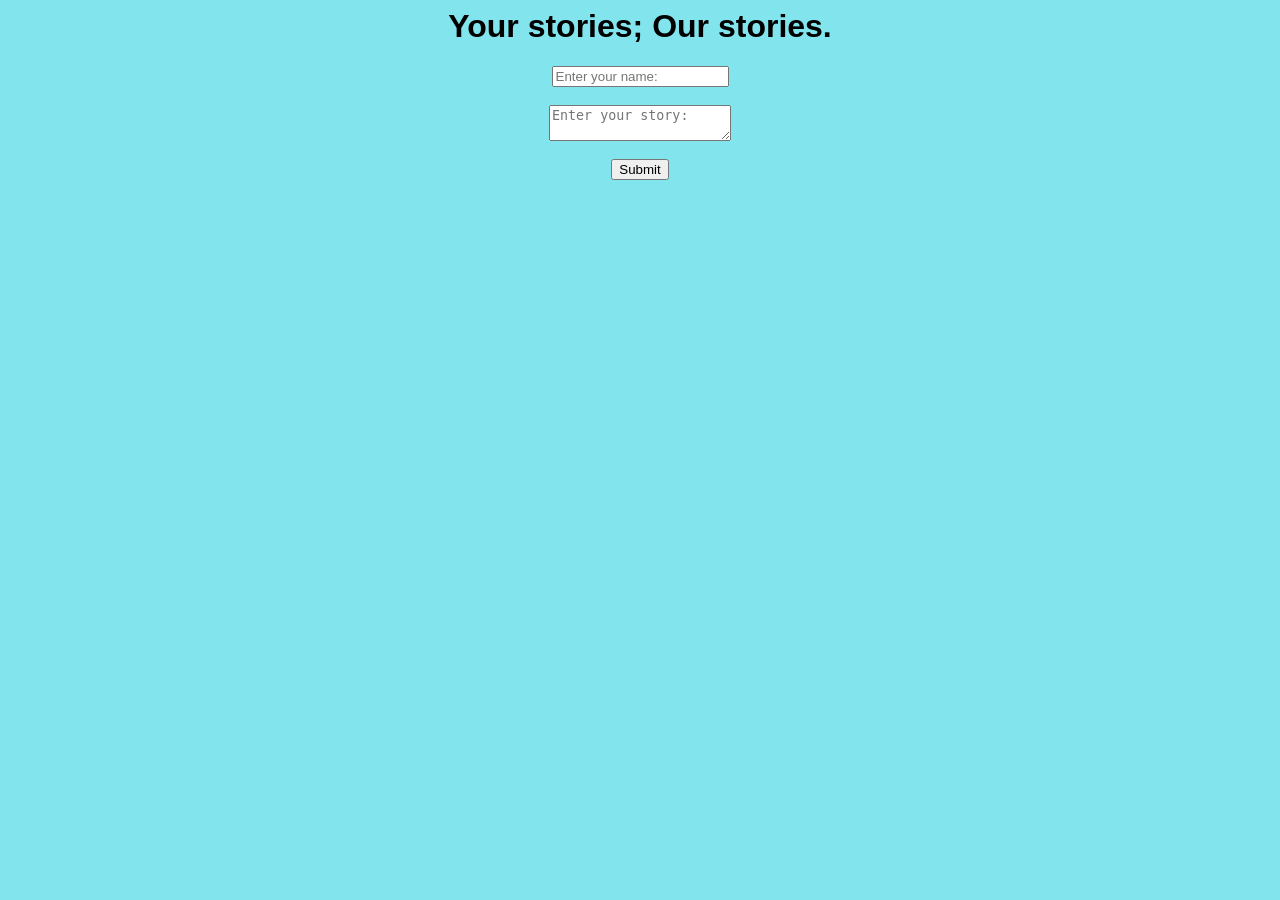
<file: form.html>
<html>
<head>
<title>Feedback Form</title>
<script src="https://code.jquery.com/jquery-3.6.0.min.js"></script>
</head>
<style>
    body{
        text-align: center;
        font-family: Arial, Helvetica, sans-serif;
        background: #82e5ee;
    }

    #form{
    display: grid;
    grid-template-columns: repeat(auto-fit, minmax(280px, 1fr));
    gap: 20px;
    margin: 30px;
    }

    .info{
        background: white;
        padding: 20px;
        border-radius: 12px;
        box-shadow: 0 4px 10px rgba(0,0,0,0.2);
        text-align: left;
        transition: transform 0.3s;
    }
</style>
<body>

<h1>Your stories; Our stories.</h1>
<input type="text" class="name" placeholder="Enter your name:"><br><br>
<textarea class="feedback" placeholder="Enter your story:"></textarea>
<br><br>
<button id="submit">Submit</button>
    <div id="form">
        
    </div>
    

<script>
$(document).ready(function(){
$("#submit").click(function(){
var text=$(".feedback").val();
var name=$(".name").val();
if(text==""||name==""){
alert("Enter feedback");
}
else{
    $("#form").append(
            '<div class="info">' +
                '<p>' + text + '</p>' +
                '<h3>~' + name + '</h3>' +
            '</div>' 
    );

    $(".feedback").val("");
    $(".name").val("");
}
});
});
</script>
</body>
</html>
</file>
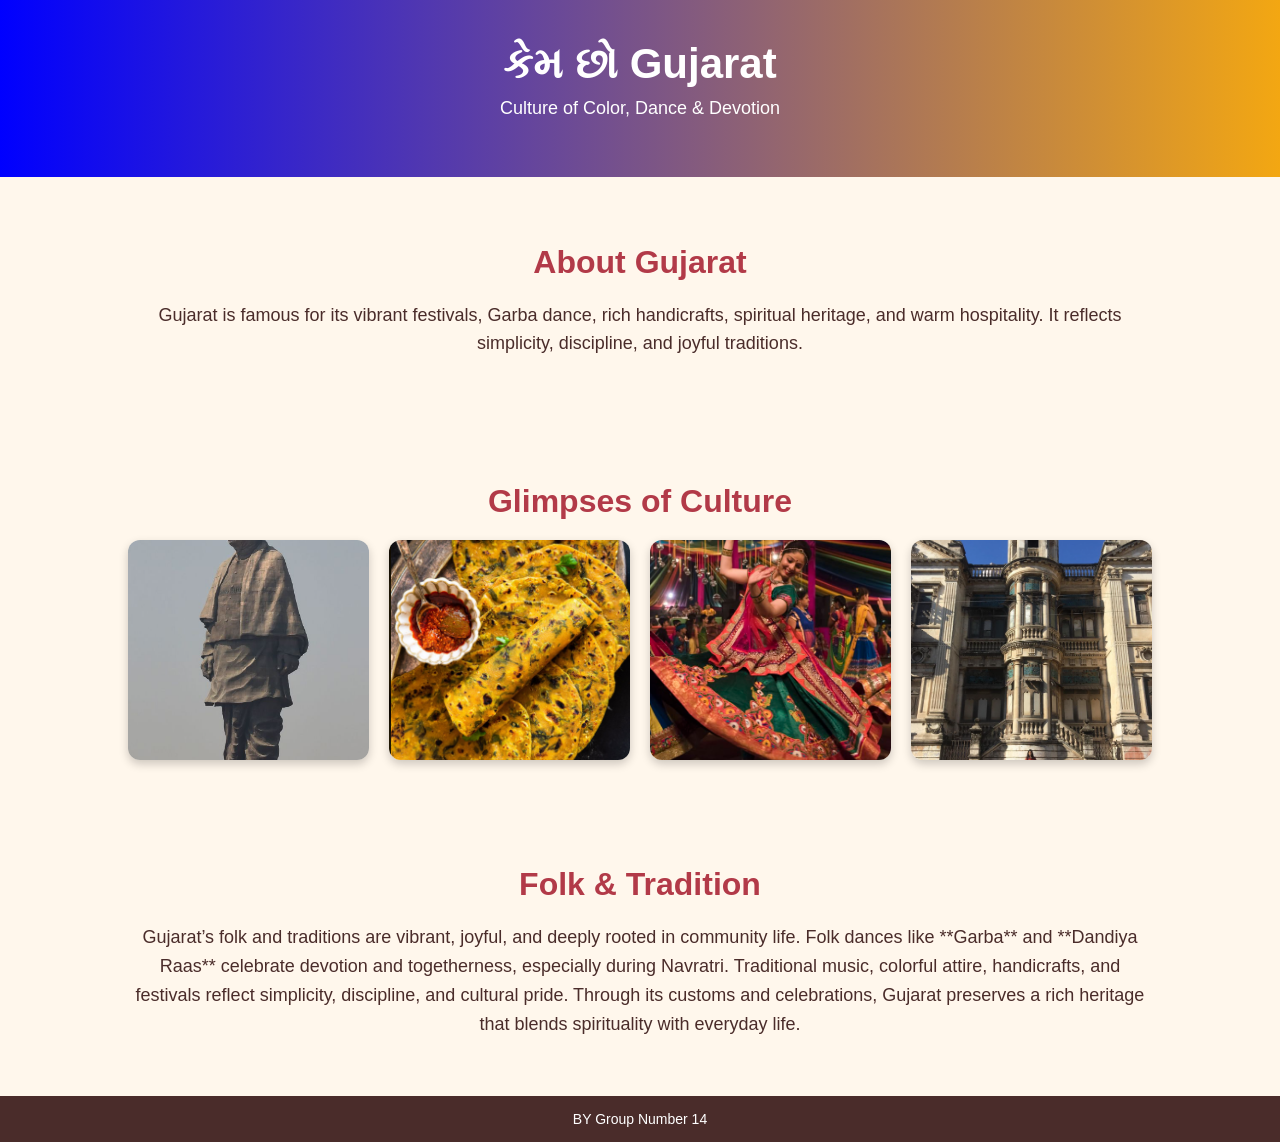
<file: gujaratculture.html>
<!DOCTYPE html>
<html lang="en">
<head>
    <meta charset="UTF-8">
    <title>Garvi Gujarat</title>
    <style>
        body {
            margin: 0;
            font-family: 'Segoe UI', sans-serif;
            background-color: #fff7ec;
            color: #4a2c2a;
        }

        header {
            background: linear-gradient(to right, blue, #f3a712);
            color: white;
            text-align: center;
            padding: 40px 20px;
        }

        header h1 {
            margin: 0;
            font-size: 42px;
        }

        header p {
            font-size: 18px;
            margin-top: 10px;
        }

        section {
            padding: 40px 10%;
            text-align: center;
        }

        section h2 {
            color: #b23a48;
            margin-bottom: 20px;
            font-size: 32px;
        }

        .gallery {
            display: grid;
            grid-template-columns: repeat(auto-fit, minmax(220px, 1fr));
            gap: 20px;
        }

        

        .gallery img {
    width: 100%;
    height: 220px;          /* FIXED HEIGHT */
    object-fit: cover;     /* CROPS IMAGE NEATLY */
    border-radius: 12px;
    box-shadow: 0 4px 10px rgba(0,0,0,0.2);
    transition: transform 0.3s;
}


        .gallery img:hover {
            transform: scale(1.05);
        }

        .content {
            font-size: 18px;
            line-height: 1.6;
            margin-top: 20px;
        }

        footer {
            background-color: #4a2c2a;
            color: white;
            text-align: center;
            padding: 15px;
            font-size: 14px;
        }
    </style>
</head>
<body>

<header>
    <h1>કેમ છો Gujarat</h1>
    <p>Culture of Color, Dance & Devotion</p>
</header>

<section>
    <h2>About Gujarat</h2>
    <p class="content">
         Gujarat is famous for its vibrant festivals, Garba dance,
        rich handicrafts, spiritual heritage, and warm hospitality.
        It reflects simplicity, discipline, and joyful traditions.
</section>

<section>
    <h2>Glimpses of Culture</h2>
    <div class="gallery">
        <img src="image/Screenshot 2026-01-05 211233.png" alt="Rajasthani Dance">
        <img src="image/Screenshot 2026-01-05 211136.png" alt="Hawa Mahal">
        <img src="image/Screenshot 2026-01-05 211025.png" alt="Camel Safari">
        <img src="image/Screenshot 2026-01-05 211056.png" alt="Rajasthani Food">
    </div>
</section>

<section>
    <h2>Folk & Tradition</h2>
    <p class="content">
        Gujarat’s folk and traditions are vibrant, joyful, and deeply rooted in community life. Folk dances like **Garba** and **Dandiya Raas** celebrate devotion and togetherness, especially during Navratri. Traditional music, colorful attire, handicrafts, and festivals reflect simplicity, discipline, and cultural pride. Through its customs and celebrations, Gujarat preserves a rich heritage that blends spirituality with everyday life.

    </p>
</section>

<footer>
BY Group Number 14 
  </footer>

</body>
</html>
</file>
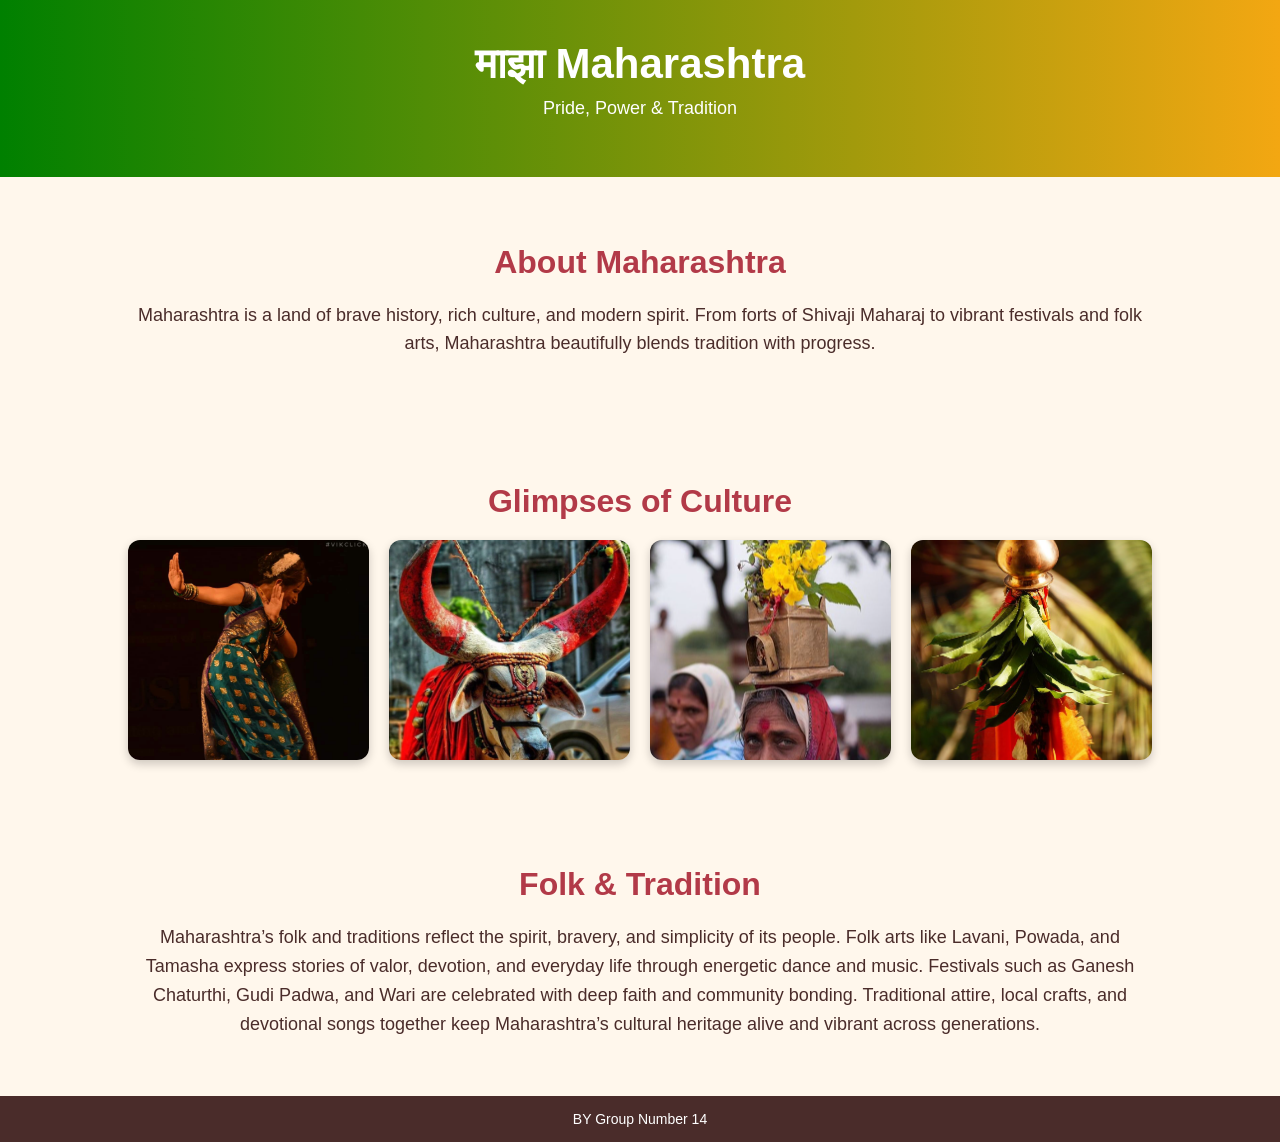
<file: maharashtraculture.html>
<!DOCTYPE html>
<html lang="en">
<head>
    <meta charset="UTF-8">
    <title>Majha Maharashtra</title>
    <style>
        body {
            margin: 0;
            font-family: 'Segoe UI', sans-serif;
            background-color: #fff7ec;
            color: #4a2c2a;
        }

        header {
            background: linear-gradient(to right, green, #f3a712);
            color: white;
            text-align: center;
            padding: 40px 20px;
        }

        header h1 {
            margin: 0;
            font-size: 42px;
        }

        header p {
            font-size: 18px;
            margin-top: 10px;
        }

        section {
            padding: 40px 10%;
            text-align: center;
        }

        section h2 {
            color: #b23a48;
            margin-bottom: 20px;
            font-size: 32px;
        }

        .gallery {
            display: grid;
            grid-template-columns: repeat(auto-fit, minmax(220px, 1fr));
            gap: 20px;
        }

        

        .gallery img {
    width: 100%;
    height: 220px;          /* FIXED HEIGHT */
    object-fit: cover;     /* CROPS IMAGE NEATLY */
    border-radius: 12px;
    box-shadow: 0 4px 10px rgba(0,0,0,0.2);
    transition: transform 0.3s;
}


        .gallery img:hover {
            transform: scale(1.05);
        }

        .content {
            font-size: 18px;
            line-height: 1.6;
            margin-top: 20px;
        }

        footer {
            background-color: #4a2c2a;
            color: white;
            text-align: center;
            padding: 15px;
            font-size: 14px;
        }
    </style>
</head>
<body>

<header>
    <h1>माझा Maharashtra</h1>
    <p>Pride, Power & Tradition</p>
</header>

<section>
    <h2>About Maharashtra</h2>
    <p class="content">
        Maharashtra is a land of brave history, rich culture, and modern spirit.
        From forts of Shivaji Maharaj to vibrant festivals and folk arts,
        Maharashtra beautifully blends tradition with progress.
    </p>
</section>

<section>
    <h2>Glimpses of Culture</h2>
    <div class="gallery">
        <img src="image/Screenshot 2026-01-05 210616.png" alt="Rajasthani Dance">
        <img src="image/Screenshot 2026-01-05 210701.png" alt="Hawa Mahal">
        <img src="image/Screenshot 2026-01-05 210536.png" alt="Camel Safari">
        <img src="image/Screenshot 2026-01-05 210442.png" alt="Rajasthani Food">
    </div>
</section>

<section>
    <h2>Folk & Tradition</h2>
    <p class="content">
        Maharashtra’s folk and traditions reflect the spirit, bravery, and simplicity of its people. Folk arts like Lavani, Powada, and Tamasha express stories of valor, devotion, and everyday life through energetic dance and music. Festivals such as Ganesh Chaturthi, Gudi Padwa, and Wari are celebrated with deep faith and community bonding. Traditional attire, local crafts, and devotional songs together keep Maharashtra’s cultural heritage alive and vibrant across generations.
    </p>
</section>

<footer>
BY Group Number 14 
  </footer>

</body>
</html>
</file>
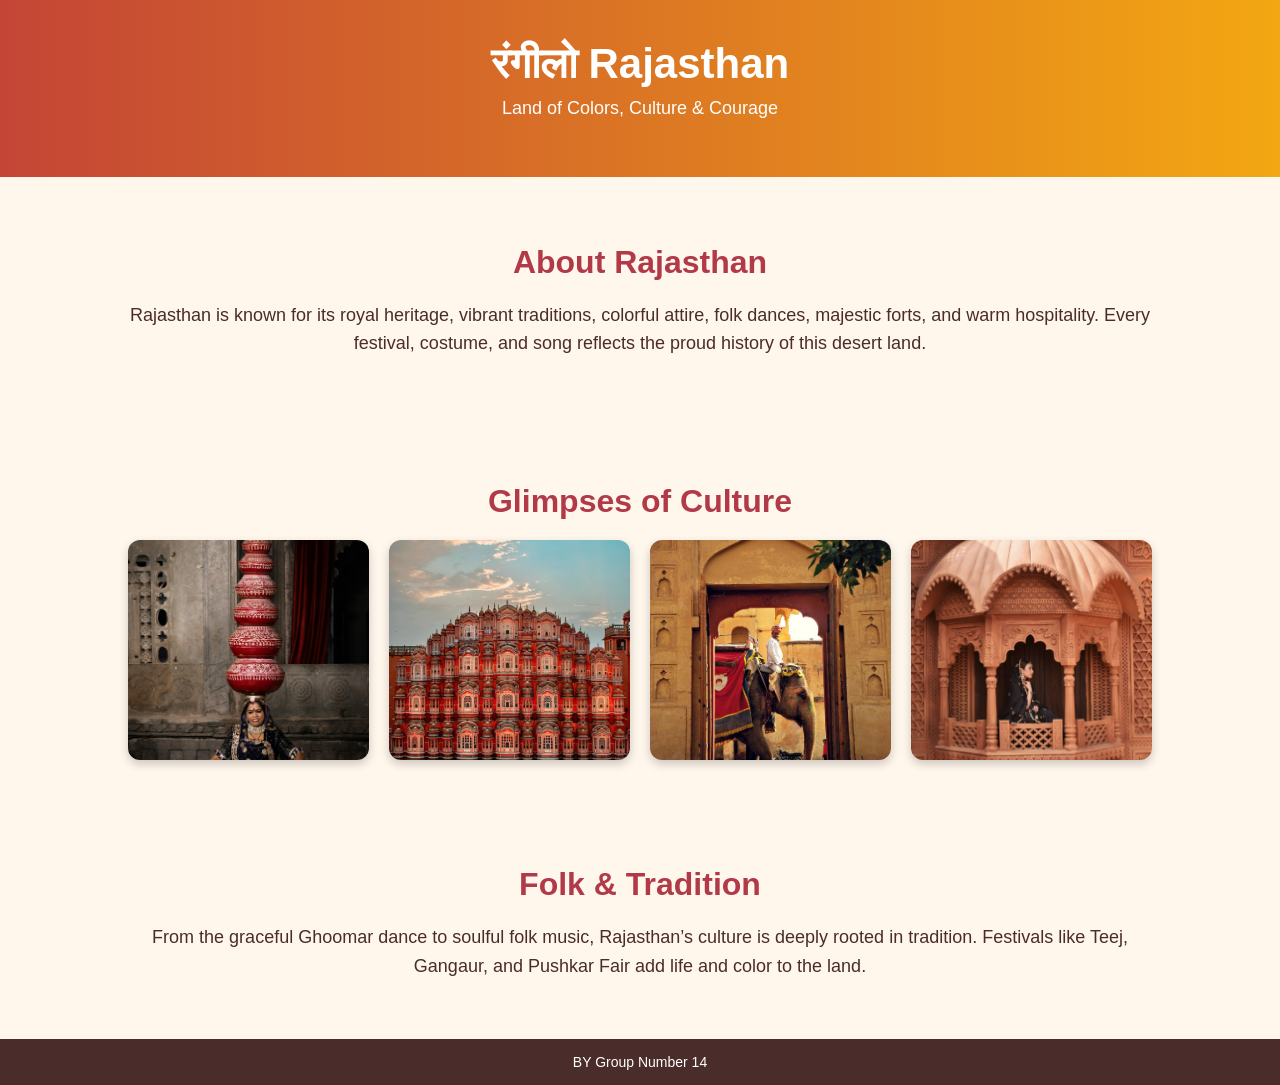
<file: rajasthanculture.html>
<!DOCTYPE html>
<html lang="en">
<head>
    <meta charset="UTF-8">
    <title>Rangilo Rajasthan</title>
    <style>
        body {
            margin: 0;
            font-family: 'Segoe UI', sans-serif;
            background-color: #fff7ec;
            color: #4a2c2a;
        }

        header {
            background: linear-gradient(to right, #c44536, #f3a712);
            color: white;
            text-align: center;
            padding: 40px 20px;
        }

        header h1 {
            margin: 0;
            font-size: 42px;
        }

        header p {
            font-size: 18px;
            margin-top: 10px;
        }

        section {
            padding: 40px 10%;
            text-align: center;
        }

        section h2 {
            color: #b23a48;
            margin-bottom: 20px;
            font-size: 32px;
        }

        .gallery {
            display: grid;
            grid-template-columns: repeat(auto-fit, minmax(220px, 1fr));
            gap: 20px;
        }

        

        .gallery img {
    width: 100%;
    height: 220px;          /* FIXED HEIGHT */
    object-fit: cover;     /* CROPS IMAGE NEATLY */
    border-radius: 12px;
    box-shadow: 0 4px 10px rgba(0,0,0,0.2);
    transition: transform 0.3s;
}


        .gallery img:hover {
            transform: scale(1.05);
        }

        .content {
            font-size: 18px;
            line-height: 1.6;
            margin-top: 20px;
        }

        footer {
            background-color: #4a2c2a;
            color: white;
            text-align: center;
            padding: 15px;
            font-size: 14px;
        }
    </style>
</head>
<body>

<header>
    <h1>रंगीलो Rajasthan</h1>
    <p>Land of Colors, Culture & Courage</p>
</header>

<section>
    <h2>About Rajasthan</h2>
    <p class="content">
        Rajasthan is known for its royal heritage, vibrant traditions, colorful attire,
        folk dances, majestic forts, and warm hospitality. Every festival, costume,
        and song reflects the proud history of this desert land.
    </p>
</section>

<section>
    <h2>Glimpses of Culture</h2>
    <div class="gallery">
        <img src="image/pexel 3.jpg" alt="Rajasthani Dance">
        <img src="image/Screenshot 2026-01-05 204429.png" alt="Hawa Mahal">
        <img src="image/Screenshot 2026-01-05 204610.png" alt="Camel Safari">
        <img src="image/Screenshot 2026-01-05 204741.png" alt="Rajasthani Food">
    </div>
</section>

<section>
    <h2>Folk & Tradition</h2>
    <p class="content">
        From the graceful Ghoomar dance to soulful folk music,
        Rajasthan’s culture is deeply rooted in tradition.
        Festivals like Teej, Gangaur, and Pushkar Fair add
        life and color to the land.
    </p>
</section>

<footer>
BY Group Number 14 
  </footer>

</body>
</html>
</file>
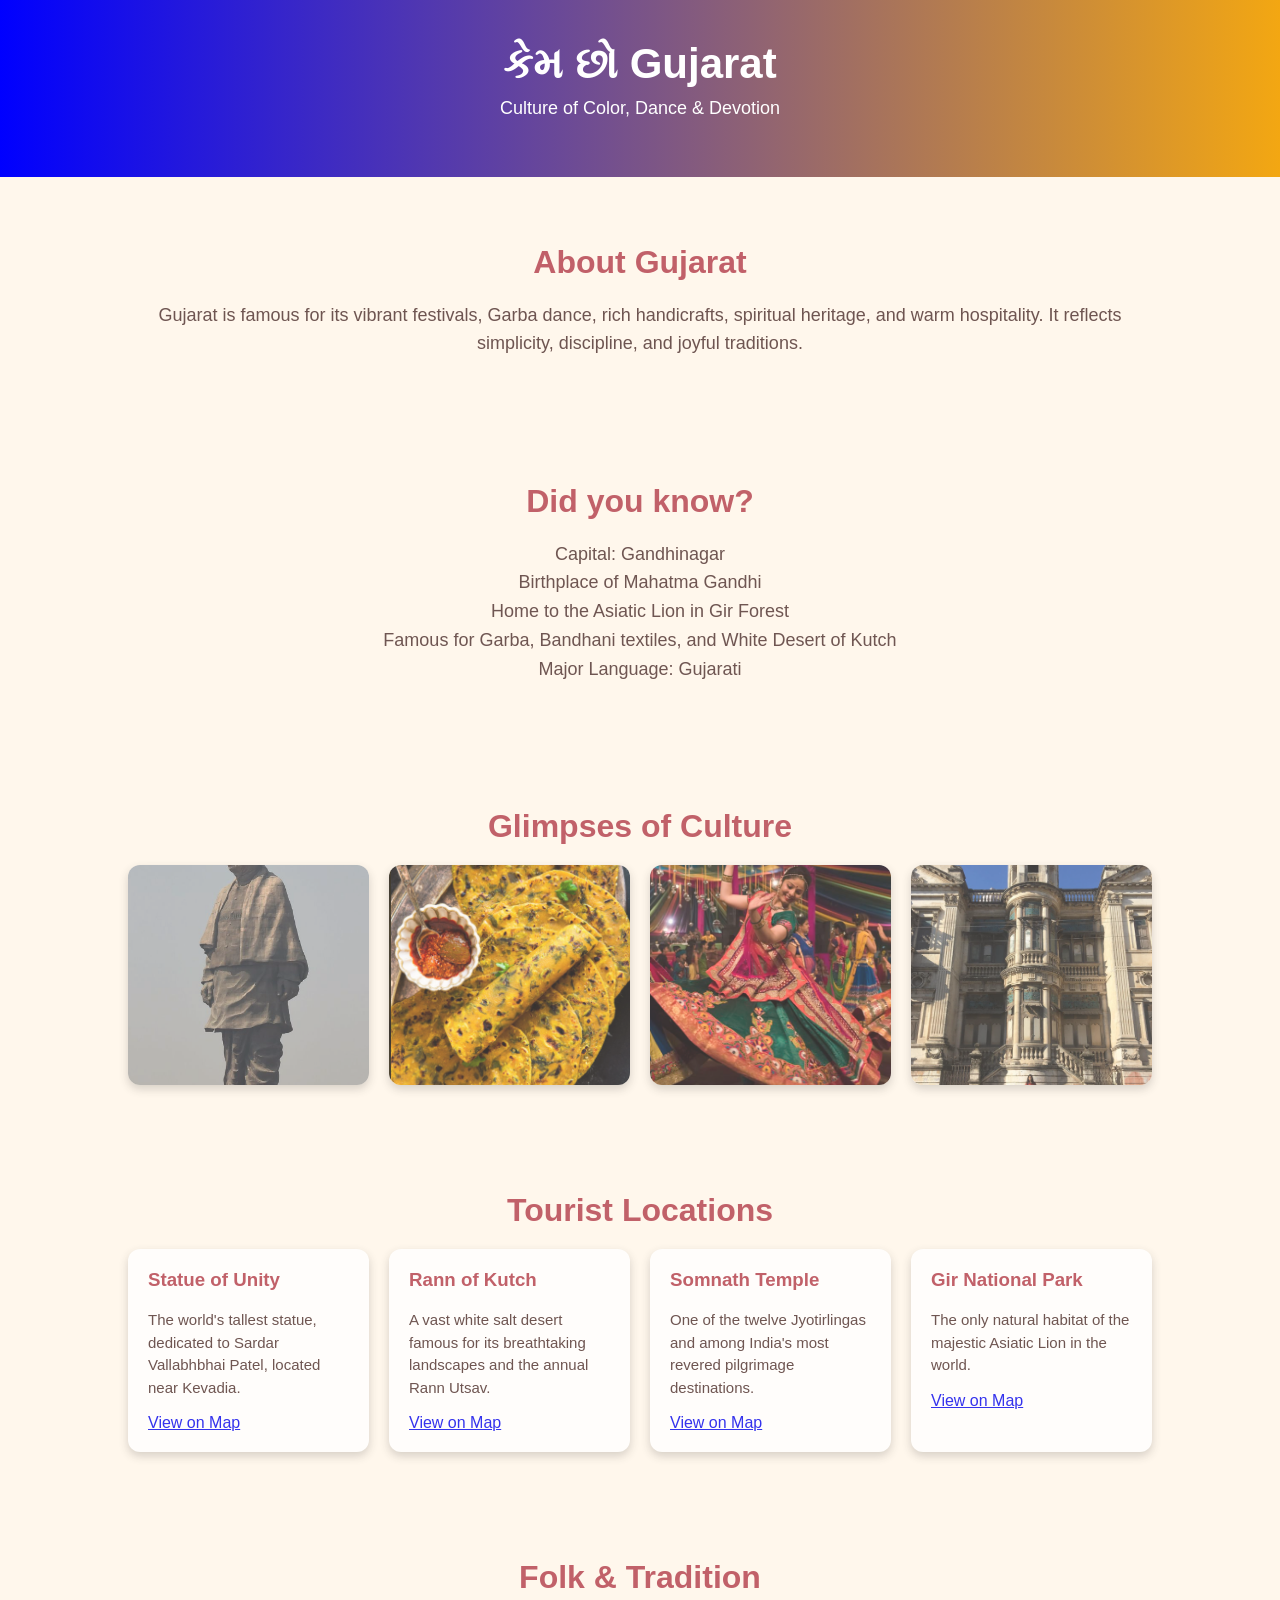
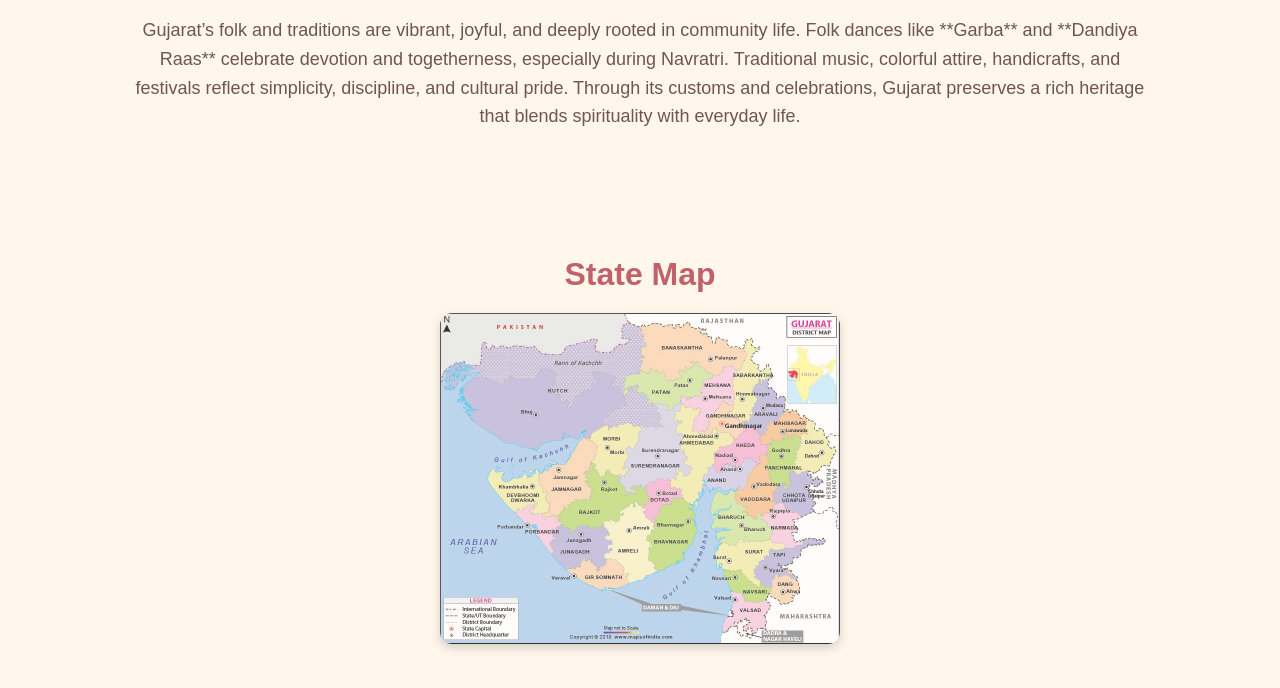
<file: pages/gujaratculture.html>
<!DOCTYPE html>
<html lang="en">
<head>
    <meta charset="UTF-8">
    <title>Garvi Gujarat</title>
    <style>
        body {
            margin: 0;
            font-family: 'Segoe UI', sans-serif;
            background-color: #fff7ec;
            color: #4a2c2a;
        }

        header {
            background: linear-gradient(to right, blue, #f3a712);
            color: white;
            text-align: center;
            padding: 40px 20px;
        }

        header h1 {
            margin: 0;
            font-size: 42px;
        }

        header p {
            font-size: 18px;
            margin-top: 10px;
        }

        section {
            padding: 40px 10%;
            text-align: center;
        }

        section h2 {
            color: #b23a48;
            margin-bottom: 20px;
            font-size: 32px;
        }

        .gallery {
            display: grid;
            grid-template-columns: repeat(auto-fit, minmax(220px, 1fr));
            gap: 20px;
        }

        

        .gallery img {
            width: 100%;
            height: 220px;          /* FIXED HEIGHT */
            object-fit: cover;     /* CROPS IMAGE NEATLY */
            border-radius: 12px;
            box-shadow: 0 4px 10px rgba(0,0,0,0.2);
            transition: transform 0.3s;
        }


        .gallery img:hover {
            transform: scale(1.05);
        }

        .content {
            font-size: 18px;
            line-height: 1.6;
            margin-top: 20px;
        }
        #map{
            border-radius: 12px;
            box-shadow: 0 4px 10px rgba(0,0,0,0.2);
        }
        #map:hover{
            transform: scale(1.05);
        }

        .place-card {
            background: white;
            padding: 20px;
            border-radius: 12px;
            box-shadow: 0 4px 10px rgba(0,0,0,0.2);
            transition: transform 0.3s;
            text-align: left;
            
        }

        .place-card:hover {
            transform: scale(1.05);
        }

        .place-card h3 {
            color: #b23a48;
            margin-top: 0;
        }

        .place-card p {
            font-size: 15px;
            line-height: 1.5;
        }
    </style>
    <script src="https://code.jquery.com/jquery-3.6.0.min.js"></script>
</head>
<body>

<header>
    <h1>કેમ છો Gujarat</h1>
    <p>Culture of Color, Dance & Devotion</p>
</header>

<section>
    <h2>About Gujarat</h2>
    <p class="content">
         Gujarat is famous for its vibrant festivals, Garba dance,
        rich handicrafts, spiritual heritage, and warm hospitality.
        It reflects simplicity, discipline, and joyful traditions.
</section>

<section>
    <h2>Did you know?</h2>
    <p class="content">
         Capital: Gandhinagar<br>
         Birthplace of Mahatma Gandhi<br>
         Home to the Asiatic Lion in Gir Forest<br>
         Famous for Garba, Bandhani textiles, and White Desert of Kutch<br>
         Major Language: Gujarati
    </p>
</section>

<section>
    <h2>Glimpses of Culture</h2>
    <div class="gallery">
        <img src="../assets/images/gujarat-dance.png" alt="Rajasthani Dance">
        <img src="../assets/images/gujarat-hawa-mahal.png" alt="Hawa Mahal">
        <img src="../assets/images/gujarat-camel-safari.png" alt="Camel Safari">
        <img src="../assets/images/gujarat-food.png" alt="Rajasthani Food">
    </div>
</section>

<section>
    <h2>Tourist Locations</h2>
    
    <div class="gallery">

    <div class="place-card">
        <h3>Statue of Unity</h3>
        <p>
            The world's tallest statue, dedicated to Sardar Vallabhbhai Patel,
            located near Kevadia.
        </p>
        <a href="https://maps.google.com/?q=Statue+of+Unity">View on Map</a>
    </div>

    <div class="place-card">
        <h3>Rann of Kutch</h3>
        <p>
            A vast white salt desert famous for its breathtaking landscapes
            and the annual Rann Utsav.
        </p>
        <a href="https://maps.google.com/?q=Rann+of+Kutch">View on Map</a>
    </div>

    <div class="place-card">
        <h3>Somnath Temple</h3>
        <p>
            One of the twelve Jyotirlingas and among India's most revered
            pilgrimage destinations.
        </p>
        <a href="https://maps.google.com/?q=Somnath+Temple">View on Map</a>
    </div>

    <div class="place-card">
        <h3>Gir National Park</h3>
        <p>
            The only natural habitat of the majestic Asiatic Lion in the world.
        </p>
        <a href="https://maps.google.com/?q=Gir+National+Park">View on Map</a>
    </div>

    </div>
</section>

<section>
    <h2>Folk & Tradition</h2>
    <p class="content">
        Gujarat’s folk and traditions are vibrant, joyful, and deeply rooted in community life. Folk dances like **Garba** and **Dandiya Raas** celebrate devotion and togetherness, especially during Navratri. Traditional music, colorful attire, handicrafts, and festivals reflect simplicity, discipline, and cultural pride. Through its customs and celebrations, Gujarat preserves a rich heritage that blends spirituality with everyday life.

    </p>
</section>

<section>
    <h2>State Map</h2>
    <img id="map" src="../assets/images/gujarat-statemap.jpg" alt="Gujarat Map" width="400">
</section>

<script>
$(document).ready(function(){
    $("section").hide().fadeIn(2000);
});
</script>  

</body>
</html>
</file>
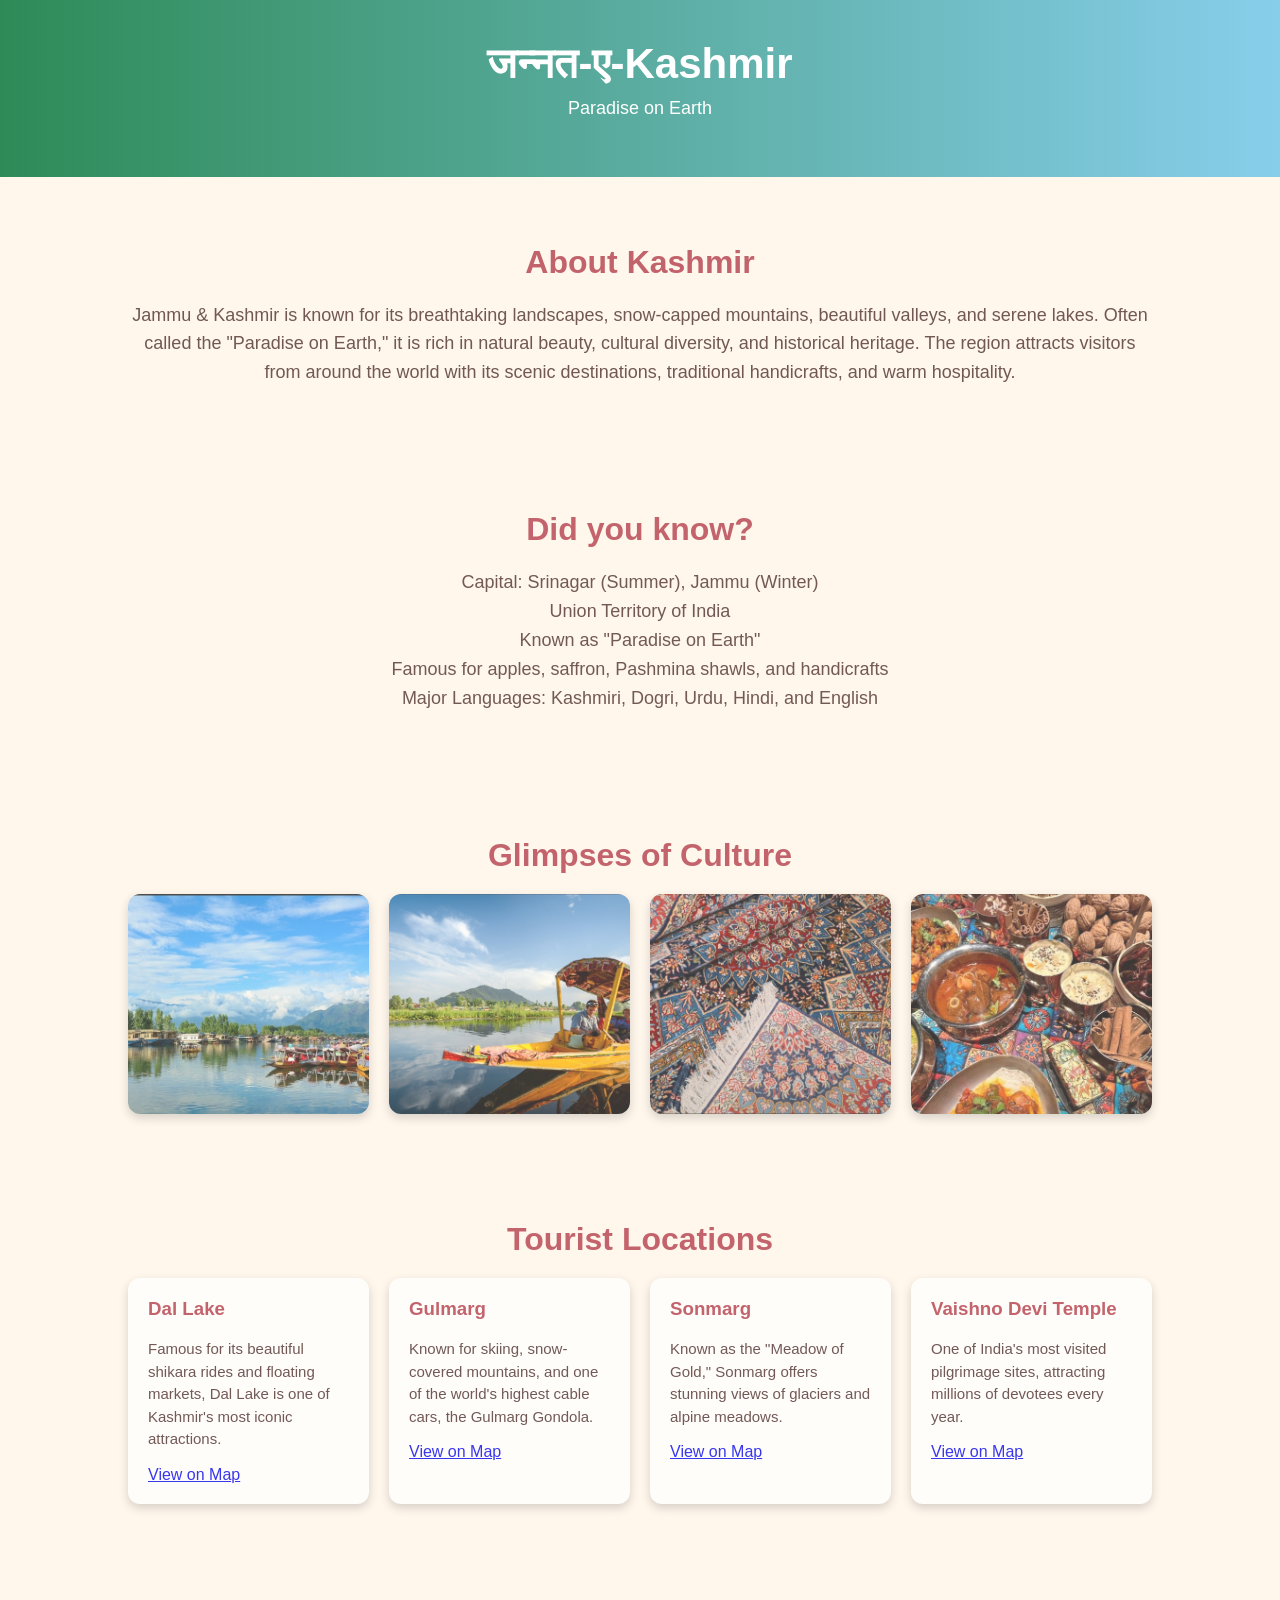
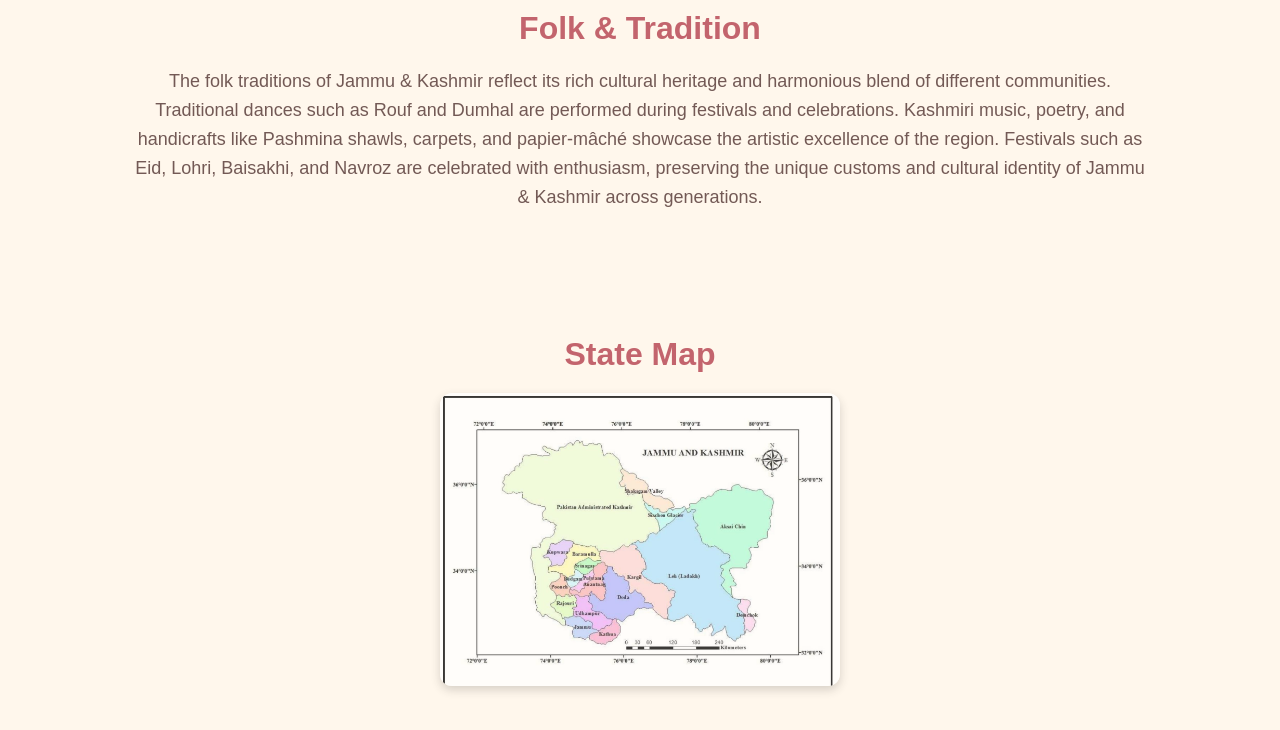
<file: pages/kashmirculture.html>
<!DOCTYPE html>
<html lang="en">
<head>
    <meta charset="UTF-8">
    <title>Jammu & Kashmir</title>
    <style>
        body {
            margin: 0;
            font-family: 'Segoe UI', sans-serif;
            background-color: #fff7ec;
            color: #4a2c2a;
        }

        header {
            background: linear-gradient(to right, #2e8b57, #87ceeb);
            color: white;
            text-align: center;
            padding: 40px 20px;
        }

        header h1 {
            margin: 0;
            font-size: 42px;
        }

        header p {
            font-size: 18px;
            margin-top: 10px;
        }

        section {
            padding: 40px 10%;
            text-align: center;
        }

        section h2 {
            color: #b23a48;
            margin-bottom: 20px;
            font-size: 32px;
        }

        .gallery {
            display: grid;
            grid-template-columns: repeat(auto-fit, minmax(220px, 1fr));
            gap: 20px;
        }

        .gallery img {
            width: 100%;
            height: 220px;
            object-fit: cover;
            border-radius: 12px;
            box-shadow: 0 4px 10px rgba(0,0,0,0.2);
            transition: transform 0.3s;
        }

        .gallery img:hover {
            transform: scale(1.05);
        }

        .content {
            font-size: 18px;
            line-height: 1.6;
            margin-top: 20px;
        }
        #map{
            border-radius: 12px;
            box-shadow: 0 4px 10px rgba(0,0,0,0.2);
        }
        #map:hover{
            transform: scale(1.05);
        }

        .place-card {
            background: white;
            padding: 20px;
            border-radius: 12px;
            box-shadow: 0 4px 10px rgba(0,0,0,0.2);
            transition: transform 0.3s;
            text-align: left;
            
        }

        .place-card:hover {
            transform: scale(1.05);
        }

        .place-card h3 {
            color: #b23a48;
            margin-top: 0;
        }

        .place-card p {
            font-size: 15px;
            line-height: 1.5;
        }
    </style>
    <script src="https://code.jquery.com/jquery-3.6.0.min.js"></script>
</head>
<body>

<header>
    <h1> जन्नत-ए-Kashmir</h1>
    <p>Paradise on Earth</p>
</header>

<section>
    <h2>About Kashmir</h2>
    <p class="content">
        Jammu & Kashmir is known for its breathtaking landscapes, snow-capped
        mountains, beautiful valleys, and serene lakes. Often called the
        "Paradise on Earth," it is rich in natural beauty, cultural diversity,
        and historical heritage. The region attracts visitors from around the
        world with its scenic destinations, traditional handicrafts, and warm hospitality.
    </p>
</section>

<section>
    <h2>Did you know? </h2>
    <p class="content">
         Capital: Srinagar (Summer), Jammu (Winter)<br>     
         Union Territory of India<br>   
         Known as "Paradise on Earth"<br>   
         Famous for apples, saffron, Pashmina shawls, and handicrafts<br>   
         Major Languages: Kashmiri, Dogri, Urdu, Hindi, and English     
    </p>
</section>

<section>
    <h2>Glimpses of Culture</h2>
    <div class="gallery">
        <img src="../assets/images/j&k-dal lake.jpeg" alt="Dal Lake">
        <img src="../assets/images/j&k-shikara ride.jpeg" alt="Shikara Ride">
        <img src="../assets/images/j&k-handicrafts.jpeg" alt="Kashmiri Handicrafts">
        <img src="../assets/images/j&k-traditional food.jpeg" alt="Traditional Kashmiri Food">
    </div>
</section>

<section>
    <h2>Tourist Locations</h2>

    <div class="gallery">
        <div class="place-card">
            <h3>Dal Lake</h3>
            <p>
                Famous for its beautiful shikara rides and floating markets,
                Dal Lake is one of Kashmir's most iconic attractions.
            </p>
            <a href="https://maps.google.com/?q=Dal+Lake+Srinagar">View on Map</a>
        </div>
        <div class="place-card">
            <h3>Gulmarg</h3>
            <p>
                Known for skiing, snow-covered mountains, and one of the
                world's highest cable cars, the Gulmarg Gondola.
            </p>
            <a href="https://maps.google.com/?q=Gulmarg">View on Map</a>
        </div>

        <div class="place-card">
            <h3>Sonmarg</h3>
            <p>
                Known as the "Meadow of Gold," Sonmarg offers stunning views
                of glaciers and alpine meadows.
            </p>
            <a href="https://maps.google.com/?q=Sonmarg">View on Map</a>
        </div>

        <div class="place-card">
            <h3>Vaishno Devi Temple</h3>
            <p>
                One of India's most visited pilgrimage sites, attracting
                millions of devotees every year.
            </p>
            <a href="https://maps.google.com/?q=Vaishno+Devi+Temple">View on Map</a>
        </div>
    </div>
</section>

<section>
    <h2>Folk & Tradition</h2>
    <p class="content">
        The folk traditions of Jammu & Kashmir reflect its rich cultural heritage
        and harmonious blend of different communities. Traditional dances such as
        Rouf and Dumhal are performed during festivals and celebrations. Kashmiri
        music, poetry, and handicrafts like Pashmina shawls, carpets, and papier-mâché
        showcase the artistic excellence of the region. Festivals such as Eid,
        Lohri, Baisakhi, and Navroz are celebrated with enthusiasm, preserving the
        unique customs and cultural identity of Jammu & Kashmir across generations.
    </p>
</section>

<section>
    <h2>State Map</h2>
    <img id="map" src="../assets/images/j&k-statemap.jpg" alt="Jammu and Kashmir Map" width="400">
</section>

<script>
$(document).ready(function(){
    $("section").hide().fadeIn(2000);
});
</script>

</body>
</html>
</file>
